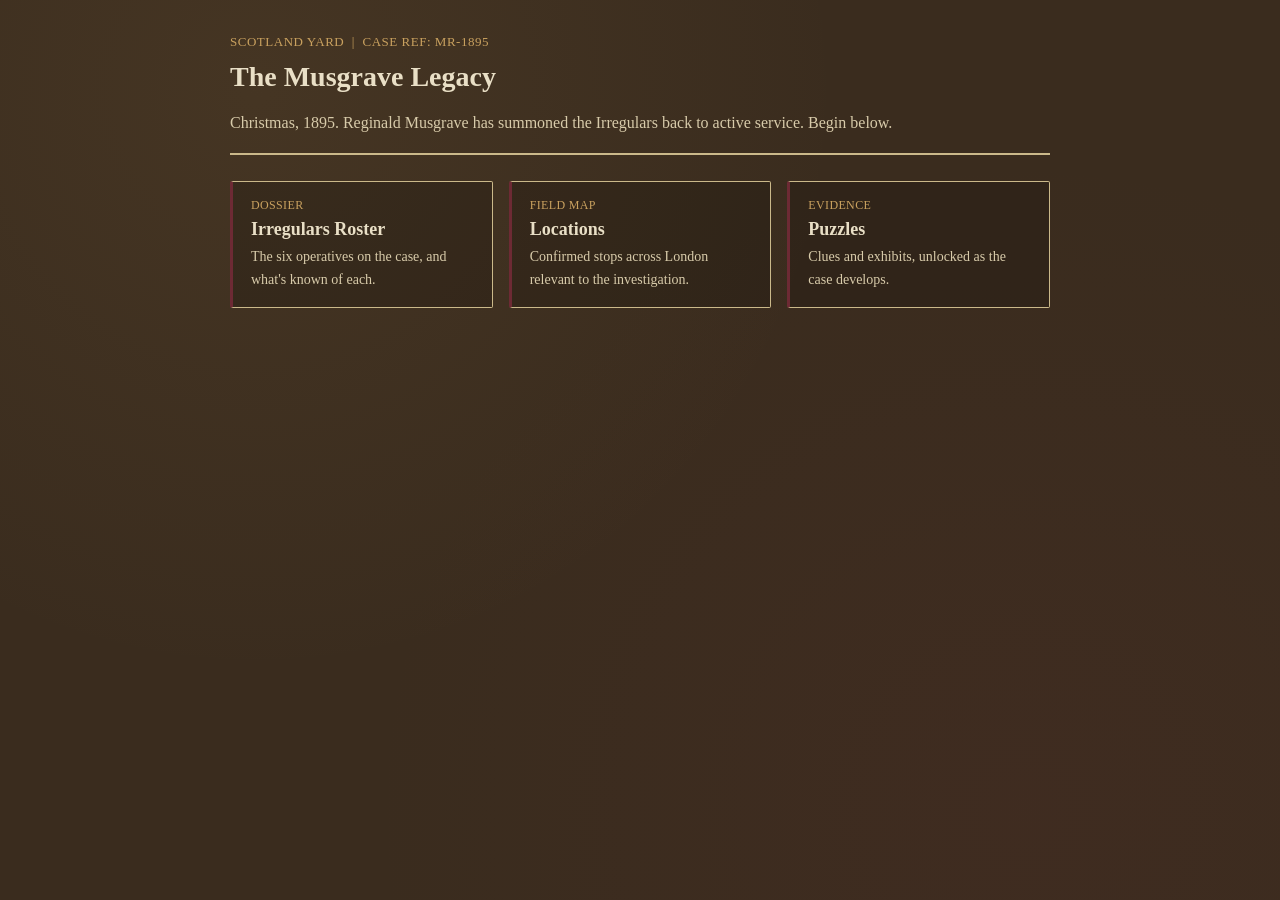
<file: index.html>
<!DOCTYPE html>
<html lang="en">
<head>
<meta charset="UTF-8">
<meta name="viewport" content="width=device-width, initial-scale=1.0">
<meta name="robots" content="noindex, nofollow">
<title>The Musgrave Legacy</title>
<link rel="stylesheet" href="style.css">
</head>
<body>
<div class="page">

  <p class="case-ref">SCOTLAND YARD &nbsp;|&nbsp; CASE REF: MR-1895</p>
  <h1>The Musgrave Legacy</h1>
  <p>
    <!-- EDIT ME: a short in-character intro line, a couple of sentences.
         This is the first thing players see. -->
    Christmas, 1895. Reginald Musgrave has summoned the Irregulars back to
    active service. Begin below.
  </p>

  <hr class="divider">

  <div class="card-grid">

    <a class="card" href="roster.html">
      <span class="card-title">DOSSIER</span>
      <h3>Irregulars Roster</h3>
      <p>The six operatives on the case, and what's known of each.</p>
    </a>

    <a class="card" href="locations.html">
      <span class="card-title">FIELD MAP</span>
      <h3>Locations</h3>
      <p>Confirmed stops across London relevant to the investigation.</p>
    </a>

    <a class="card" href="puzzles.html">
      <span class="card-title">EVIDENCE</span>
      <h3>Puzzles</h3>
      <p>Clues and exhibits, unlocked as the case develops.</p>
    </a>

  </div>

</div>
</body>
</html>
<!-- deploy pipeline test: Sat Sep 12 16:52:42 UTC 2026 -->
</file>
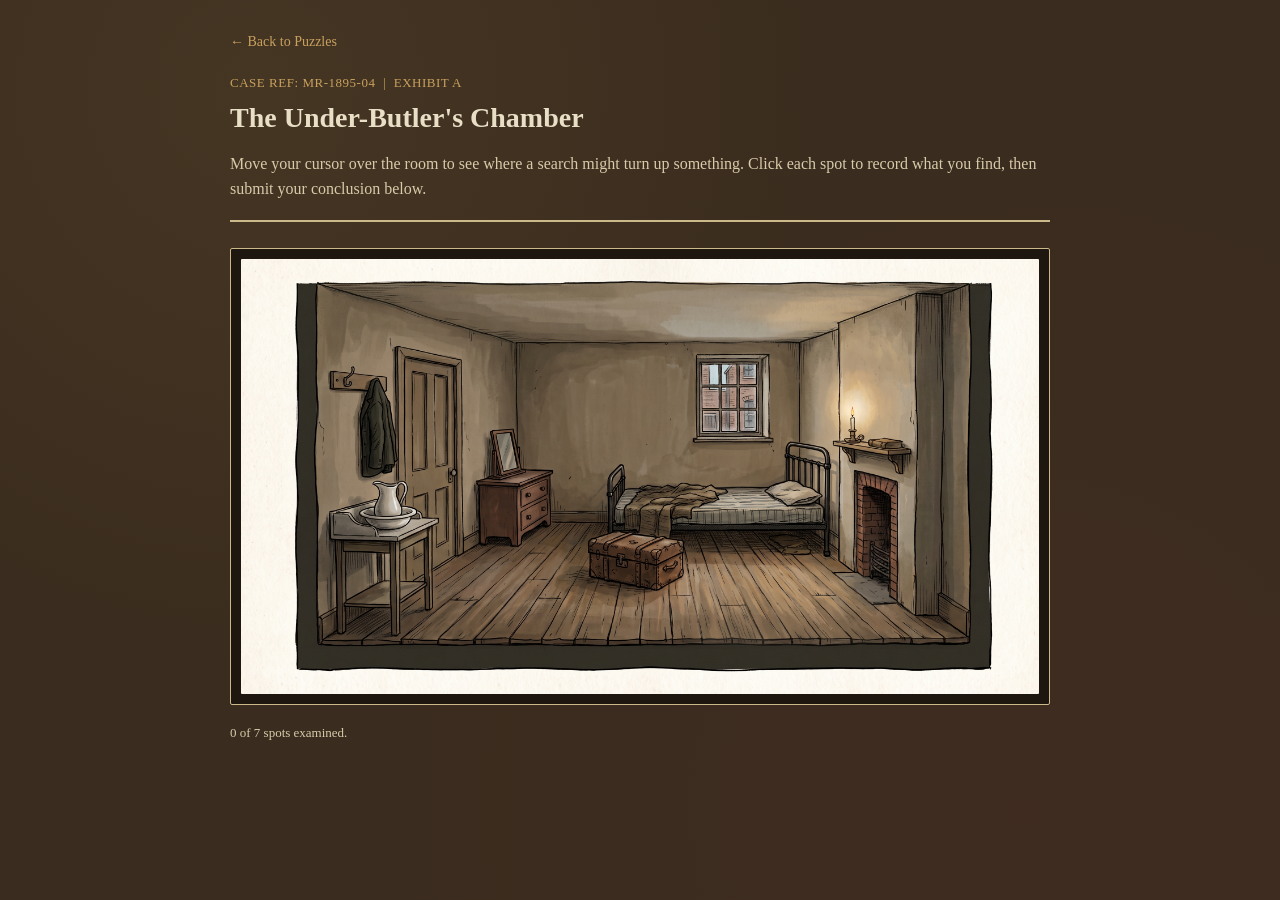
<file: butlers-room-puzzle.html>
<!DOCTYPE html>
<html lang="en">
<head>
<meta charset="UTF-8">
<meta name="viewport" content="width=device-width, initial-scale=1.0">
<meta name="robots" content="noindex, nofollow">
<title>MR-1895 — Exhibit: The Under-Butler's Chamber</title>
<link rel="stylesheet" href="style.css">
<style>
  .room-wrap {
    position: relative;
    background: #1d1710;
    border: 1px solid var(--line);
    border-radius: 2px;
    padding: 10px;
    margin: 26px 0;
    line-height: 0;
  }

  .room-wrap img {
    display: block;
    width: 100%;
    height: auto;
    border-radius: 1px;
  }

  .hotspot {
    position: absolute;
    border: 1.5px dashed transparent;
    border-radius: 3px;
    cursor: pointer;
    transition: border-color 0.2s ease, background 0.2s ease;
  }
  .hotspot:hover,
  .hotspot:focus-visible {
    border-color: var(--candle);
    background: rgba(201, 161, 95, 0.10);
  }
  .hotspot.examined {
    border-color: var(--burgundy);
  }
  .hotspot.examined.evidence {
    border-color: #8fae7a;
  }

  .hotspot-tag {
    position: absolute;
    bottom: -22px;
    left: 0;
    font-size: 11px;
    color: var(--candle);
    background: rgba(0,0,0,0.6);
    padding: 2px 6px;
    border-radius: 2px;
    white-space: nowrap;
    opacity: 0;
    pointer-events: none;
    transition: opacity 0.2s ease;
  }
  .hotspot:hover .hotspot-tag,
  .hotspot:focus-visible .hotspot-tag { opacity: 1; }

  .clue-log { margin-top: 6px; }

  .clue-card {
    display: none;
    border-left: 3px solid var(--burgundy);
    background: rgba(0,0,0,0.18);
    padding: 12px 16px;
    margin-bottom: 10px;
    font-size: 14.5px;
    line-height: 1.55;
    color: var(--parchment);
  }
  .clue-card.visible { display: block; }
  .clue-card.evidence { border-left-color: #8fae7a; }

  .clue-card .clue-title {
    display: block;
    font-size: 12px;
    letter-spacing: 0.03em;
    color: var(--candle);
    margin-bottom: 4px;
  }
  .clue-card.evidence .clue-title::after {
    content: "  —  EVIDENCE";
    color: #8fae7a;
  }

  .progress-note {
    font-size: 13px;
    color: var(--parchment-dim);
    margin: -8px 0 18px;
  }

  .answer-block {
    margin-top: 28px;
    padding-top: 20px;
    border-top: 1px solid var(--line);
    display: none;
  }
  .answer-block.ready { display: block; }

  .answer-prompt { font-size: 15px; margin-bottom: 12px; color: var(--parchment); }

  .answer-row { display: flex; gap: 10px; flex-wrap: wrap; }

  input[type="text"] {
    flex: 1;
    min-width: 200px;
    background: var(--parchment);
    color: var(--ink);
    border: 1px solid var(--line);
    border-radius: 2px;
    padding: 10px 12px;
    font-size: 15px;
    font-family: inherit;
  }

  button {
    background: var(--burgundy);
    color: var(--parchment);
    border: none;
    border-radius: 2px;
    padding: 10px 18px;
    font-size: 15px;
    font-family: inherit;
    cursor: pointer;
  }
  button:hover { background: #832f3c; }

  .feedback { margin-top: 12px; font-size: 14.5px; min-height: 20px; }
  .feedback.correct { color: #8fae7a; }
  .feedback.incorrect { color: #c98a6b; }
</style>
</head>
<body>
<div class="page">

  <a class="back-link" href="puzzles.html">&larr; Back to Puzzles</a>

  <p class="case-ref">CASE REF: MR-1895-04 &nbsp;|&nbsp; EXHIBIT A</p>
  <h1>The Under-Butler's Chamber</h1>
  <p>
    Move your cursor over the room to see where a search might turn up
    something. Click each spot to record what you find, then submit your
    conclusion below.
  </p>

  <hr class="divider">

  <div class="room-wrap">
    <img src="puzzles/butlers-room.png" alt="The under-butler's spartan bedroom — a coat hook, washstand, dresser, bed, trunk, mantel, and floor are all visible.">

    <div class="hotspot" data-clue="hook" style="left:12%; top:23%; width:9%; height:26%;">
      <span class="hotspot-tag">Coat on the hook</span>
    </div>

    <div class="hotspot" data-clue="washstand" style="left:10%; top:52%; width:15%; height:30%;">
      <span class="hotspot-tag">Washstand</span>
    </div>

    <div class="hotspot" data-clue="drawers" style="left:29%; top:37%; width:11%; height:29%;">
      <span class="hotspot-tag">Chest of drawers</span>
    </div>

    <div class="hotspot" data-clue="mattress" style="left:45%; top:43%; width:29%; height:22%;">
      <span class="hotspot-tag">Bed &amp; mattress</span>
    </div>

    <div class="hotspot" data-clue="trunk" style="left:43%; top:63%; width:13%; height:14%;">
      <span class="hotspot-tag">Trunk</span>
    </div>

    <div class="hotspot" data-clue="mantel" style="left:74%; top:36%; width:10%; height:10%;">
      <span class="hotspot-tag">Mantel shelf</span>
    </div>

    <div class="hotspot" data-clue="floorboard" style="left:62%; top:70%; width:16%; height:12%;">
      <span class="hotspot-tag">The floor, near the hearth</span>
    </div>

  </div>

  <p class="progress-note" id="progress-note">0 of 7 spots examined.</p>

  <div class="clue-log">

    <div class="clue-card" id="clue-hook">
      <span class="clue-title">THE COAT HOOK</span>
      A worn work jacket, nothing in the pockets but a stub of pencil and a
      few crumbs of tobacco. Unremarkable.
    </div>

    <div class="clue-card" id="clue-washstand">
      <span class="clue-title">THE WASHSTAND</span>
      A chipped basin and pitcher, water gone cold. The soap is worn down
      to a sliver — a man who washes carefully, that's all.
    </div>

    <div class="clue-card evidence" id="clue-drawers">
      <span class="clue-title">THE CHEST OF DRAWERS</span>
      Folded shirts, a spare collar, a waistcoat pushed to the back. The
      waistcoat's lining has been unpicked and re-sewn along one seam —
      clumsily, in a thread that doesn't match. Inside: a torn corner of
      paper, hand-ruled with figures in a careful, surveyor's hand.
    </div>

    <div class="clue-card" id="clue-mattress">
      <span class="clue-title">THE MATTRESS</span>
      Something hard beneath the ticking. A small flask, drink long since
      evaporated to a sour residue. A private vice, perhaps — but not the
      one you're looking for.
    </div>

    <div class="clue-card" id="clue-trunk">
      <span class="clue-title">THE TRUNK</span>
      A spare pair of boots, a Bible with a cracked spine, a bundle of old
      letters tied with string and long since read to pieces. Nothing
      hidden here.
    </div>

    <div class="clue-card" id="clue-mantel">
      <span class="clue-title">THE MANTEL SHELF</span>
      A single dried flower, pressed flat and kept long past its bloom.
      Sentiment, most likely — a keepsake, not a clue.
    </div>

    <div class="clue-card evidence" id="clue-floorboard">
      <span class="clue-title">THE FLOOR, NEAR THE HEARTH</span>
      One board sits a shade lighter than its neighbours — lifted and
      replaced more than once. Beneath it: a small brown bottle, half
      empty, and a chemist's receipt. The printed address reads
      <em>Wardour Street</em>.
    </div>

  </div>

  <div class="answer-block" id="answer-block">
    <p class="answer-prompt">
      Taken together — what has Edwin been hiding, and where does it point you next?
    </p>
    <div class="answer-row">
      <input type="text" id="answer-input" placeholder="Type your answer…">
      <button id="submit-btn">Submit</button>
    </div>
    <p class="feedback" id="feedback"></p>
  </div>

</div>

<script>
  const ACCEPTED_ANSWERS = [
    "wardour street",
    "the receipt points to wardour street",
    "laudanum and a torn map corner",
    "he stole a piece of brunton's map and has a laudanum habit",
    "laudanum, wardour street",
    "the map corner and the laudanum bottle point to wardour street"
  ];

  const examined = new Set();
  const totalHotspots = document.querySelectorAll(".hotspot").length;
  const progressNote = document.getElementById("progress-note");

  document.querySelectorAll(".hotspot").forEach(spot => {
    spot.setAttribute("tabindex", "0");
    spot.setAttribute("role", "button");

    const reveal = () => {
      const clueId = spot.dataset.clue;
      const card = document.getElementById("clue-" + clueId);
      card.classList.add("visible");
      spot.classList.add("examined");
      if (card.classList.contains("evidence")) {
        spot.classList.add("evidence");
      }
      examined.add(clueId);
      progressNote.textContent = examined.size + " of " + totalHotspots + " spots examined.";
      if (examined.size === totalHotspots) {
        document.getElementById("answer-block").classList.add("ready");
      }
    };

    spot.addEventListener("click", reveal);
    spot.addEventListener("keydown", e => {
      if (e.key === "Enter" || e.key === " ") { e.preventDefault(); reveal(); }
    });
  });

  document.getElementById("submit-btn").addEventListener("click", checkAnswer);
  document.getElementById("answer-input").addEventListener("keydown", e => {
    if (e.key === "Enter") checkAnswer();
  });

  function checkAnswer() {
    const raw = document.getElementById("answer-input").value;
    const normalized = raw.trim().toLowerCase().replace(/\s+/g, " ");
    const feedback = document.getElementById("feedback");
    const isCorrect = ACCEPTED_ANSWERS.some(a => normalized.includes(a)) ||
                       normalized.includes("wardour") ||
                       (normalized.includes("laudanum") && normalized.includes("map"));
    if (isCorrect) {
      feedback.textContent = "Correct. Present the bottle and the receipt together, and Edwin will have nowhere left to stand.";
      feedback.className = "feedback correct";
    } else {
      feedback.textContent = "Not quite — look again at what the floor and the drawers gave up.";
      feedback.className = "feedback incorrect";
    }
  }
</script>
</body>
</html>
</file>
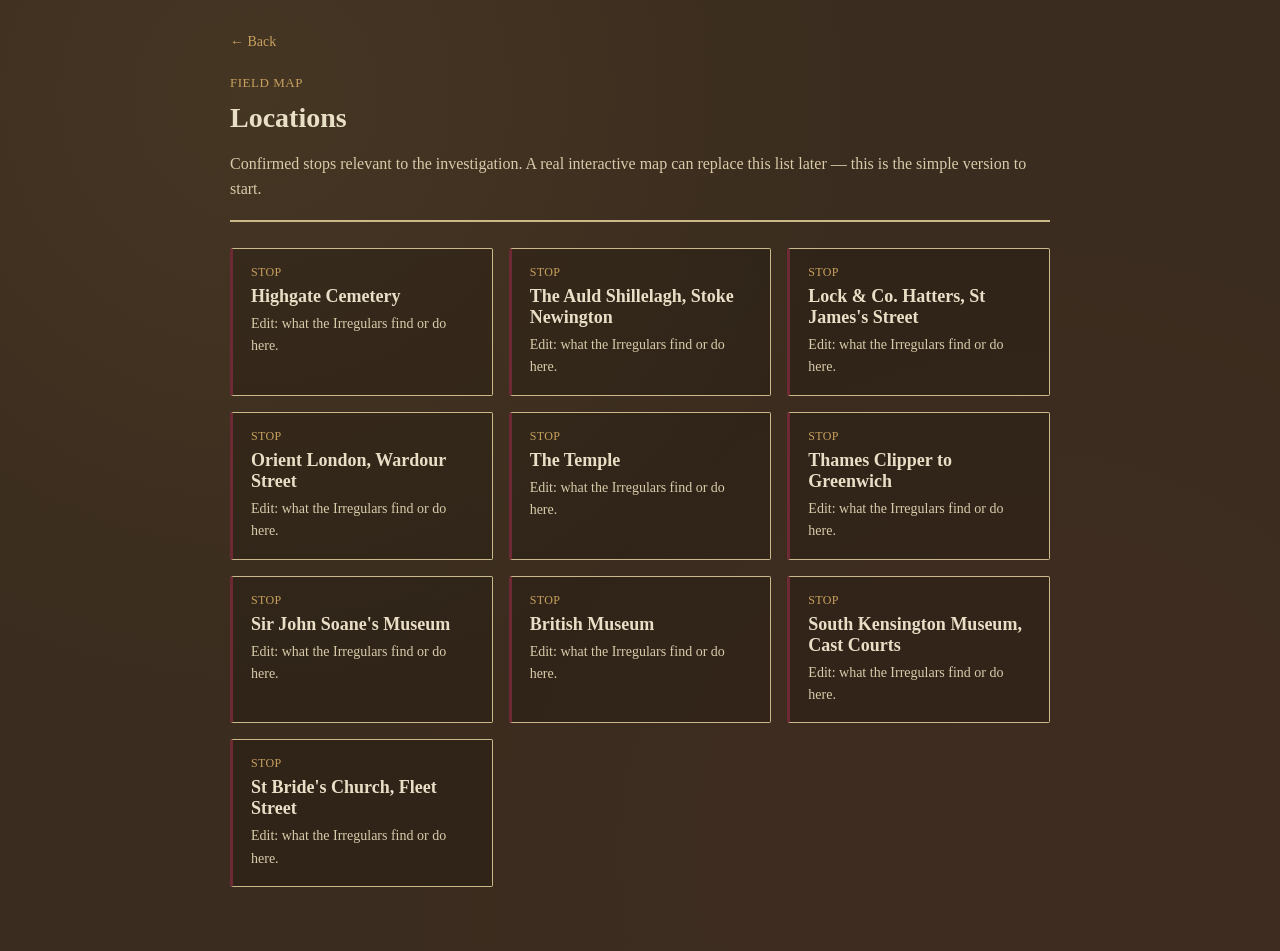
<file: locations.html>
<!DOCTYPE html>
<html lang="en">
<head>
<meta charset="UTF-8">
<meta name="viewport" content="width=device-width, initial-scale=1.0">
<meta name="robots" content="noindex, nofollow">
<title>Locations — The Musgrave Legacy</title>
<link rel="stylesheet" href="style.css">
</head>
<body>
<div class="page">

  <a class="back-link" href="index.html">&larr; Back</a>
  <p class="case-ref">FIELD MAP</p>
  <h1>Locations</h1>
  <p>
    Confirmed stops relevant to the investigation. A real interactive map
    can replace this list later — this is the simple version to start.
  </p>

  <hr class="divider">

  <!--
    One card per location. Edit the h3 (name) and paragraph (why it
    matters / what happens there). Add or remove cards as your route
    changes.
  -->
  <div class="card-grid">

    <div class="card">
      <span class="card-title">STOP</span>
      <h3>Highgate Cemetery</h3>
      <p>Edit: what the Irregulars find or do here.</p>
    </div>

    <div class="card">
      <span class="card-title">STOP</span>
      <h3>The Auld Shillelagh, Stoke Newington</h3>
      <p>Edit: what the Irregulars find or do here.</p>
    </div>

    <div class="card">
      <span class="card-title">STOP</span>
      <h3>Lock &amp; Co. Hatters, St James's Street</h3>
      <p>Edit: what the Irregulars find or do here.</p>
    </div>

    <div class="card">
      <span class="card-title">STOP</span>
      <h3>Orient London, Wardour Street</h3>
      <p>Edit: what the Irregulars find or do here.</p>
    </div>

    <div class="card">
      <span class="card-title">STOP</span>
      <h3>The Temple</h3>
      <p>Edit: what the Irregulars find or do here.</p>
    </div>

    <div class="card">
      <span class="card-title">STOP</span>
      <h3>Thames Clipper to Greenwich</h3>
      <p>Edit: what the Irregulars find or do here.</p>
    </div>

    <div class="card">
      <span class="card-title">STOP</span>
      <h3>Sir John Soane's Museum</h3>
      <p>Edit: what the Irregulars find or do here.</p>
    </div>

    <div class="card">
      <span class="card-title">STOP</span>
      <h3>British Museum</h3>
      <p>Edit: what the Irregulars find or do here.</p>
    </div>

    <div class="card">
      <span class="card-title">STOP</span>
      <h3>South Kensington Museum, Cast Courts</h3>
      <p>Edit: what the Irregulars find or do here.</p>
    </div>

    <div class="card">
      <span class="card-title">STOP</span>
      <h3>St Bride's Church, Fleet Street</h3>
      <p>Edit: what the Irregulars find or do here.</p>
    </div>

  </div>

</div>
</body>
</html>
</file>
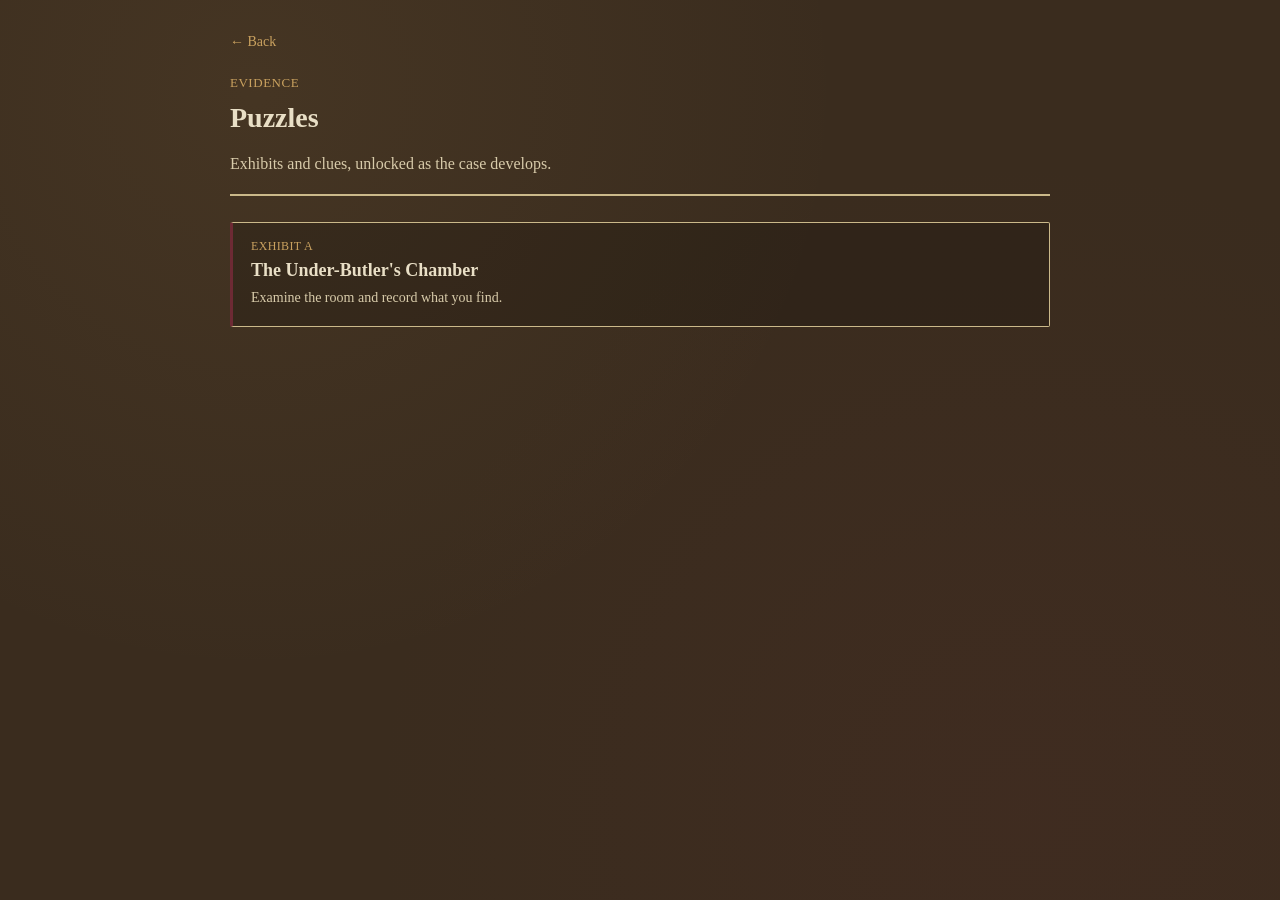
<file: puzzles.html>
<!DOCTYPE html>
<html lang="en">
<head>
<meta charset="UTF-8">
<meta name="viewport" content="width=device-width, initial-scale=1.0">
<meta name="robots" content="noindex, nofollow">
<title>Puzzles — The Musgrave Legacy</title>
<link rel="stylesheet" href="style.css">
</head>
<body>
<div class="page">

  <a class="back-link" href="index.html">&larr; Back</a>
  <p class="case-ref">EVIDENCE</p>
  <h1>Puzzles</h1>
  <p>Exhibits and clues, unlocked as the case develops.</p>

  <hr class="divider">

  <!--
    Each puzzle is its own HTML file, linked from a card here. To add a
    new puzzle: build the new page (e.g. clue-002.html), then copy one
    of the <a class="card"> blocks below and point its href at it.
  -->
  <div class="card-grid">

    <a class="card" href="butlers-room-puzzle.html">
      <span class="card-title">EXHIBIT A</span>
      <h3>The Under-Butler's Chamber</h3>
      <p>Examine the room and record what you find.</p>
    </a>

    <!-- Next puzzle goes here -->

  </div>

</div>
</body>
</html>
</file>
<file: style.css>
/* ============================================================
   SHARED STYLESHEET
   Every page links to this one file, so a change here (colors,
   fonts, spacing) updates the whole site at once. Edit the
   :root variables below to retheme everything in one place.
   ============================================================ */

:root {
  --ink: #241c14;
  --parchment: #e9dfc6;
  --parchment-dim: #d8cbaa;
  --wood: #3a2c1e;
  --candle: #c9a15f;
  --burgundy: #6d2a34;
  --line: #cbb98a;
}

* { box-sizing: border-box; }

body {
  margin: 0;
  background: var(--wood);
  background-image:
    radial-gradient(circle at 20% 10%, rgba(201,161,95,0.08), transparent 45%),
    radial-gradient(circle at 80% 90%, rgba(109,42,52,0.10), transparent 50%);
  color: var(--parchment);
  font-family: "Iowan Old Style", "Palatino Linotype", Georgia, serif;
  min-height: 100vh;
  padding: 32px 16px 64px;
}

.page {
  max-width: 820px;
  margin: 0 auto;
}

.case-ref {
  font-size: 13px;
  letter-spacing: 0.04em;
  color: var(--candle);
  margin: 0 0 6px;
}

h1 {
  font-size: 28px;
  font-weight: 600;
  margin: 0 0 10px;
  line-height: 1.25;
}

h2 {
  font-size: 20px;
  font-weight: 600;
  margin: 0 0 8px;
}

p {
  line-height: 1.6;
  color: var(--parchment-dim);
}

a {
  color: var(--candle);
}

.back-link {
  display: inline-block;
  margin-bottom: 22px;
  font-size: 14px;
  color: var(--candle);
  text-decoration: none;
  border-bottom: 1px solid transparent;
}
.back-link:hover { border-bottom-color: var(--candle); }

.divider {
  border: none;
  border-top: 2px solid var(--line);
  margin: 18px 0 26px;
}

/* Card grid, used on the landing page and roster page */
.card-grid {
  display: grid;
  grid-template-columns: repeat(auto-fit, minmax(220px, 1fr));
  gap: 16px;
  margin-top: 24px;
}

.card {
  background: rgba(0,0,0,0.18);
  border: 1px solid var(--line);
  border-left: 3px solid var(--burgundy);
  border-radius: 2px;
  padding: 16px 18px;
  text-decoration: none;
  color: inherit;
  display: block;
}

.card:hover {
  background: rgba(0,0,0,0.28);
}

.card .card-title {
  font-size: 12px;
  letter-spacing: 0.03em;
  color: var(--candle);
  display: block;
  margin-bottom: 6px;
}

.card h3 {
  margin: 0 0 6px;
  font-size: 18px;
}

.card p {
  margin: 0;
  font-size: 14px;
}

/* ============================================================
   PORTRAIT POPUP (used on the Roster page)
   Clicking a name fades the portrait into view over a dark
   backdrop, rather than navigating to a new page.
   ============================================================ */

.name-link {
  background: none;
  border: none;
  padding: 0;
  margin: 0 0 6px;
  font: inherit;
  font-size: 18px;
  font-weight: 600;
  color: var(--parchment);
  cursor: pointer;
  text-align: left;
  text-decoration: underline;
  text-decoration-color: var(--line);
  text-underline-offset: 3px;
}
.name-link:hover { color: var(--candle); text-decoration-color: var(--candle); }

.portrait-modal {
  position: fixed;
  inset: 0;
  background: rgba(10, 7, 4, 0);
  display: flex;
  align-items: center;
  justify-content: center;
  padding: 24px;
  z-index: 100;
  visibility: hidden;
  pointer-events: none;
  transition: background 0.45s ease, visibility 0s linear 0.45s;
  overflow-y: auto; /* fallback: scroll on very small screens instead of clipping */
}
.portrait-modal.open {
  background: rgba(10, 7, 4, 0.82);
  visibility: visible;
  pointer-events: auto;
  transition: background 0.45s ease;
}

.portrait-modal-inner {
  position: relative;
  max-width: 420px;
  width: 100%;
  /* Cap height to the viewport (minus the padding above) so the image
     scales DOWN to fit whole, rather than overflowing and getting
     clipped by the fixed-position overlay. */
  max-height: calc(100vh - 48px);
  display: flex;
  flex-direction: column;
  margin: auto; /* keeps it centered even when shorter than the flex container */
  opacity: 0;
  transform: scale(0.94);
  transition: opacity 0.45s ease, transform 0.45s ease;
}
.portrait-modal.open .portrait-modal-inner {
  opacity: 1;
  transform: scale(1);
}

.portrait-modal img {
  width: auto;
  height: auto;
  max-width: 100%;
  /* Leave room for the caption below; image shrinks to fit rather
     than being cropped by the container. */
  max-height: calc(100vh - 48px - 40px);
  object-fit: contain;
  display: block;
  margin: 0 auto;
  border-radius: 2px;
  box-shadow: 0 20px 60px rgba(0,0,0,0.5);
}

.portrait-modal-caption {
  text-align: center;
  margin-top: 12px;
  font-size: 14px;
  color: var(--parchment-dim);
  flex-shrink: 0;
}

.portrait-modal-close {
  position: absolute;
  top: -14px;
  right: -14px;
  width: 32px;
  height: 32px;
  border-radius: 50%;
  background: var(--burgundy);
  color: var(--parchment);
  border: none;
  font-size: 16px;
  cursor: pointer;
  display: flex;
  align-items: center;
  justify-content: center;
}
.portrait-modal-close:hover { background: #832f3c; }
</file>
